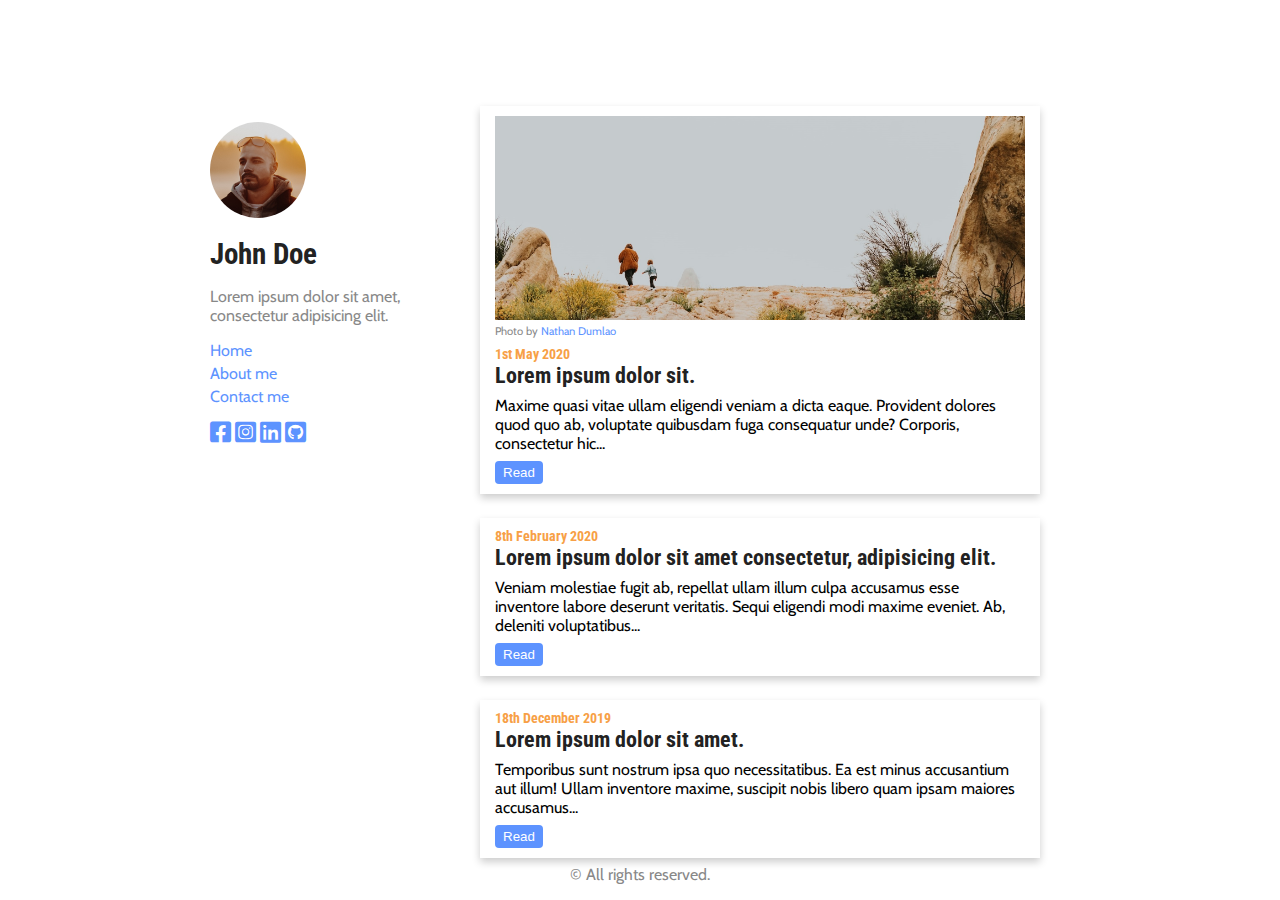
<file: index.html>
<!DOCTYPE html>
<html lang="en">
<head>
    <meta charset="UTF-8">
    <meta name="viewport" content="width=device-width, initial-scale=1.0">
    <title>Personal Blog</title>
    <link rel="stylesheet" href="content/css/style.css">
</head>
<body>
    <section class="sidebar column">
        <div class="avatar column">
            <img src="content/media/image/avatar.jpg"/>
            <h1>John Doe</h1>
            <p>
                Lorem ipsum dolor sit amet, <br/>
                consectetur adipisicing elit.
            </p>
        </div>
        <div class="links column">
            <a href="index.html">Home</a>
            <a href="about.html">About me</a>
            <a href="contact.html"> Contact me</a>
        </div>
        <div class="social">
            <a href="https://www.facebook.com">
                <i class="fab fa-facebook-square"></i>
            </a>
            <a href="https://www.instagram.com">
                <i class="fab fa-instagram-square"></i>
            </a>
            <a href="https://www.linkedin.com">
                <i class="fab fa-linkedin"></i>
            </a>
            <a href="https://www.github.com">
                <i class="fab fa-github-square"></i>
            </a>
        </div>
    </section>
    <section class="blog-posts">
        <div class="bpost">
            <img class="bpost-img" alt="cinematic picture of a woman with a child in the wilderness" src="content/media/image/header.jpg"/>
            <figcaption>
                Photo by 
                <a href="https://unsplash.com/@nate_dumlao">
                    Nathan Dumlao
                </a>
            </figcaption>
            <h3>1st May 2020</h3>
            <h2>Lorem ipsum dolor sit.</h2>
            <p class="bpost-content">
                Maxime quasi vitae ullam eligendi veniam a dicta eaque. 
                Provident dolores quod quo ab, voluptate quibusdam fuga
                consequatur unde? Corporis, consectetur hic...
            </p>
            <button onclick="window.location.href='posts/lorem.html'">Read</button>
        </div>
        <div class="bpost">
            <h3>8th February 2020</h3>
            <h2>Lorem ipsum dolor sit amet consectetur, adipisicing elit.</h2>
            <p class="bpost-content">
                Veniam molestiae fugit ab, repellat ullam illum culpa accusamus esse 
                inventore labore deserunt veritatis. Sequi eligendi modi maxime eveniet. 
                Ab, deleniti voluptatibus...
            </p>
            <button onclick="window.location.href='posts/lorem.html'">Read</button>
        </div>
        <div class="bpost">
            <h3>18th December 2019</h3>
            <h2>Lorem ipsum dolor sit amet.</h2>
            <p class="bpost-content">
                Temporibus sunt nostrum ipsa quo necessitatibus. 
                Ea est minus accusantium aut illum! Ullam inventore maxime, 
                suscipit nobis libero quam ipsam maiores accusamus...
            </p>
            <button onclick="window.location.href='posts/lorem.html'">Read</button>
        </div>
    </section>
</body>
<footer>
    <p>&copy; All rights reserved.</p>
</footer>
</html>
</file>
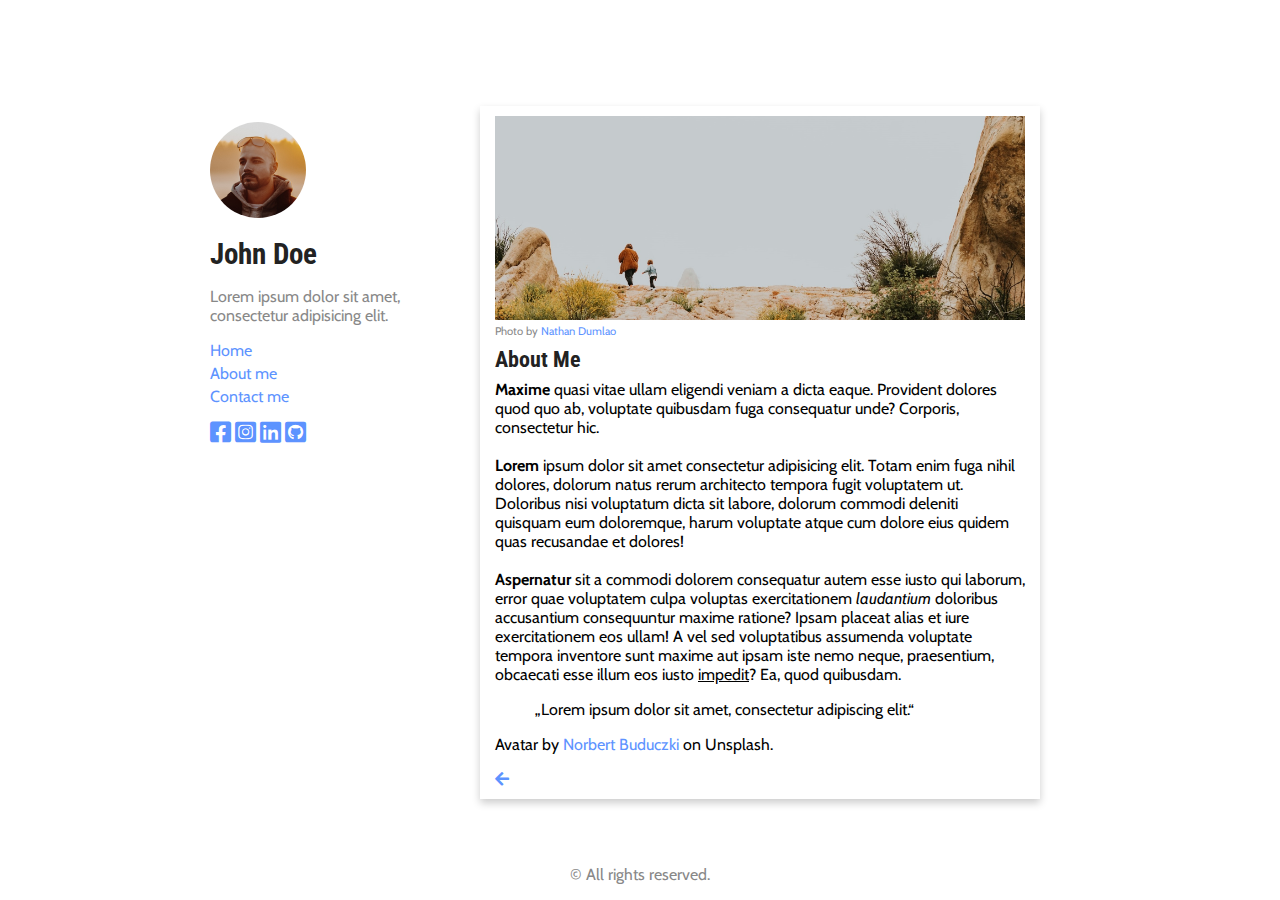
<file: about.html>
<!DOCTYPE html>
<html lang="en">
<head>
    <meta charset="UTF-8">
    <meta name="viewport" content="width=device-width, initial-scale=1.0">
    <title>Personal Blog</title>
    <link rel="stylesheet" href="content/css/style.css">
</head>
<body>
    <section class="sidebar column">
        <div class="avatar column">
            <img src="content/media/image/avatar.jpg"/>
            <h1>John Doe</h1>
            <p>
                Lorem ipsum dolor sit amet,
                <br/>
                consectetur adipisicing elit.
            </p>
        </div>
        <div class="links column">
            <a href="index.html">Home</a>
            <a href="about.html">About me</a>
            <a href="contact.html"> Contact me</a>
        </div>
        <div class="social">
            <a href="https://www.facebook.com">
                <i class="fab fa-facebook-square"></i>
            </a>
            <a href="https://www.instagram.com">
                <i class="fab fa-instagram-square"></i>
            </a>
            <a href="https://www.linkedin.com">
                <i class="fab fa-linkedin"></i>
            </a>
            <a href="https://www.github.com">
                <i class="fab fa-github-square"></i>
            </a>
        </div>
    </section>
    <section class="blog-posts">
        <div class="bpost">
            <img class="bpost-img" alt="cinematic picture of a woman with a child in the wilderness" src="content/media/image/header.jpg"/>
            <figcaption>Photo by <a href="https://unsplash.com/@nate_dumlao">Nathan Dumlao</a></figcaption>
            <h2>About Me</h2>
            <p class="bpost-content">
                <b>Maxime</b> quasi vitae ullam eligendi veniam a dicta eaque.
                Provident dolores quod quo ab, voluptate quibusdam fuga
                consequatur unde? Corporis, consectetur hic.
                <br/>
                <br/>
                <b>Lorem</b> ipsum dolor sit amet consectetur adipisicing elit.
                Totam enim fuga nihil dolores, dolorum natus rerum architecto
                tempora fugit voluptatem ut. Doloribus nisi voluptatum dicta sit labore,
                dolorum commodi deleniti quisquam eum doloremque, harum voluptate atque
                cum dolore eius quidem quas recusandae et dolores!
                <br/>
                <br/>
                <b>Aspernatur</b> sit a 
                commodi dolorem consequatur autem esse iusto qui laborum, error quae
                voluptatem culpa voluptas exercitationem <em>laudantium</em> doloribus
                accusantium consequuntur maxime ratione? Ipsam placeat alias et
                iure exercitationem eos ullam! A vel sed voluptatibus assumenda
                voluptate tempora inventore sunt maxime aut ipsam iste nemo neque,
                praesentium, obcaecati esse illum eos iusto <u>impedit</u>? Ea, quod quibusdam.
                <br/>
                <blockquote cite="https://en.wikipedia.org/wiki/Lorem_ipsum">
                    „Lorem ipsum dolor sit amet, consectetur adipiscing elit.“
                </blockquote>
                Avatar by <a href="https://unsplash.com/@buduczki">Norbert Buduczki</a> on Unsplash.
            </p>
            <a href="index.html">
                <i class="fas fa-arrow-left"></i>
            </a>
        </div>
    </section>
</body>
<footer>
    <p>&copy; All rights reserved.</p>
</footer>
</html>
</file>
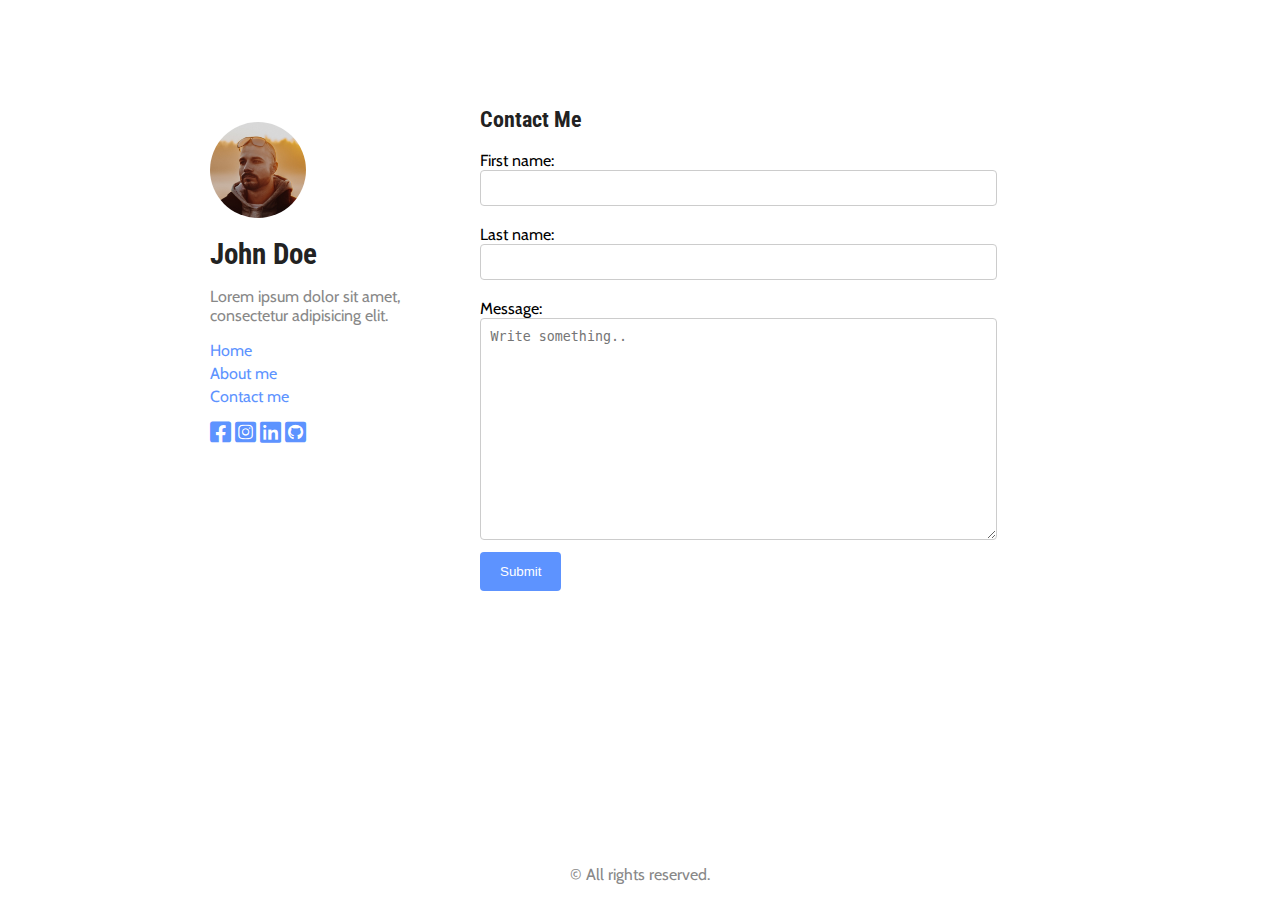
<file: contact.html>
<!DOCTYPE html>
<html lang="en">
<head>
    <meta charset="UTF-8">
    <meta name="viewport" content="width=device-width, initial-scale=1.0">
    <title>Personal Blog</title>
    <link rel="stylesheet" href="content/css/style.css">
</head>
<body>
    <section class="sidebar column">
        <div class="avatar column">
            <img src="content/media/image/avatar.jpg"/>
            <h1>John Doe</h1>
            <p>
                Lorem ipsum dolor sit amet, <br/>
                consectetur adipisicing elit.
            </p>
        </div>
        <div class="links column">
            <a href="index.html">Home</a>
            <a href="about.html">About me</a>
            <a href="contact.html"> Contact me</a>
        </div>
        <div class="social">
            <a href="https://www.facebook.com">
                <i class="fab fa-facebook-square"></i>
            </a>
            <a href="https://www.instagram.com">
                <i class="fab fa-instagram-square"></i>
            </a>
            <a href="https://www.linkedin.com">
                <i class="fab fa-linkedin"></i>
            </a>
            <a href="https://www.github.com">
                <i class="fab fa-github-square"></i>
            </a>
        </div>
    </section>
    <section class="cform-section">
        <div class="cform">
            <h2>Contact Me</h2><br/>
            <form>
                <label for="fname" id="label">First name:</label><br/>
                <input type="text" id="fname" name="fname"><br/><br/>
                <label for="lname" id="label">Last name:</label><br/>
                <input type="text" id="lname" name="lname"><br/><br/>
                <label for="tfield" id="label">Message:</label><br/>
                <textarea id="subject" name="subject" placeholder="Write something.."></textarea><br/>
                <input type="submit" value="Submit">
            </form>
        </div>
    </section>
</body>
<footer>
    <p>&copy; All rights reserved.</p>
</footer>
</html>
</file>
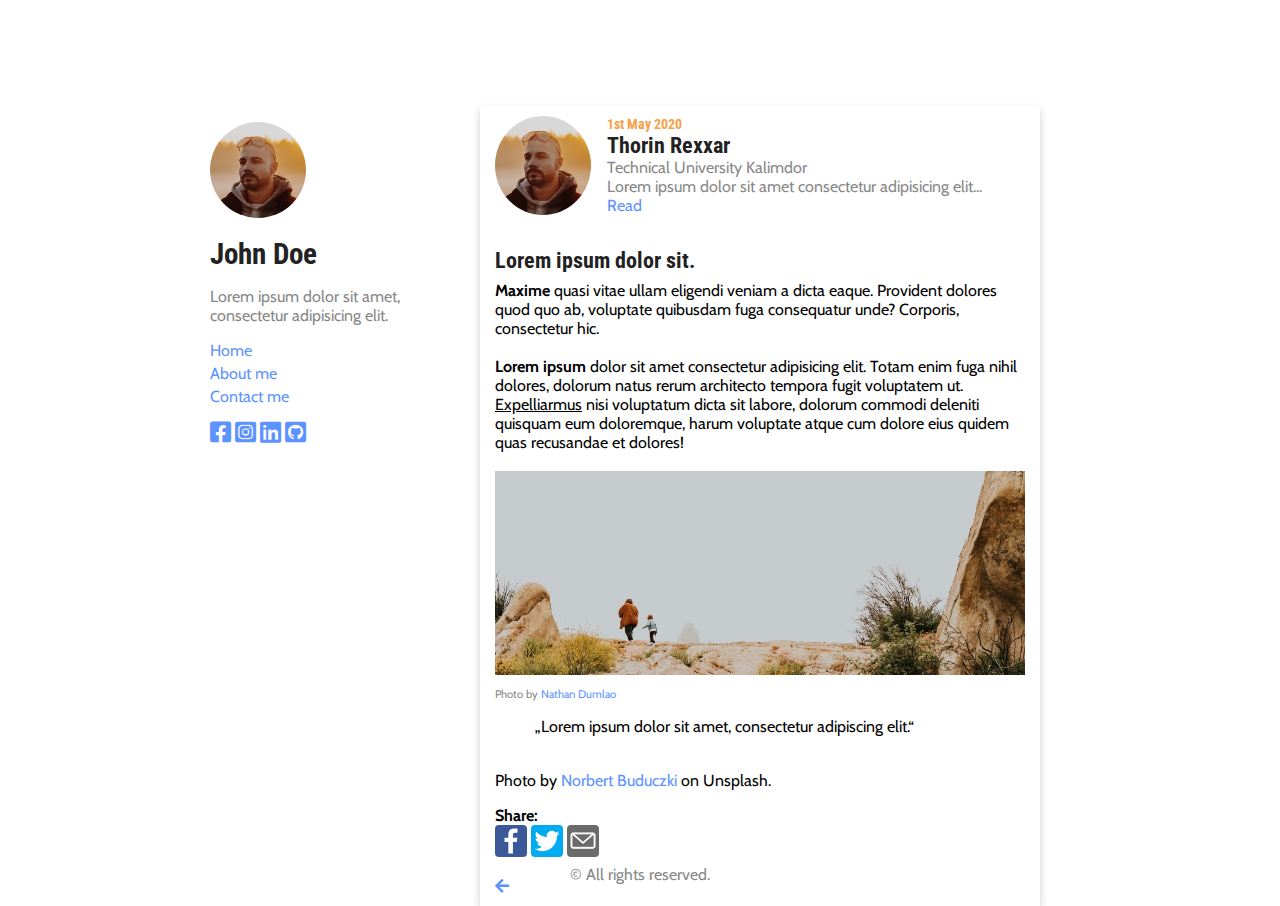
<file: posts/lorem.html>
<!DOCTYPE html>
<html lang="en">
<head>
    <meta charset="UTF-8">
    <meta name="viewport" content="width=device-width, initial-scale=1.0">
    <title>Personal Blog</title>
    <link rel="stylesheet" href="../content/css/style.css">
</head>
<body>
    <section class="sidebar column">
        <div class="avatar column">
            <img src="../content/media/image/avatar.jpg"/>
            <h1>John Doe</h1>
            <p>
                Lorem ipsum dolor sit amet, <br/>
                consectetur adipisicing elit.
            </p>
        </div>
        <div class="links column">
            <a href="../index.html">Home</a>
            <a href="../about.html">About me</a>
            <a href="../contact.html"> Contact me</a>
        </div>
        <div class="social">
            <a href="https://www.facebook.com">
                <i class="fab fa-facebook-square"></i>
            </a>
            <a href="https://www.instagram.com">
                <i class="fab fa-instagram-square"></i>
            </a>
            <a href="https://www.linkedin.com">
                <i class="fab fa-linkedin"></i>
            </a>
            <a href="https://www.github.com">
                <i class="fab fa-github-square"></i>
            </a>
        </div>
    </section>
    <section class="blog-posts">
        <div class="bpost">
            <header class="bpost-info">
                <img src="../content/media/image/avatar.jpg"/>
                <div class="bpost-sideinfo">
                    <h3 class="bpost-date">1st May 2020</h3>
                    <h2 class="bpost-name">Thorin Rexxar</h2>
                    <p class="bpost-edu">Technical University Kalimdor</p>
                    <p class="bpost-bio">
                        Lorem ipsum dolor sit amet consectetur adipisicing elit...
                    </p>
                    <a href="../about.html">Read</a>
                </div>
            </header>
            <h2>Lorem ipsum dolor sit.</h2>
            <p class="bpost-content">
                <b>Maxime</b> quasi vitae ullam eligendi veniam a dicta eaque.
                Provident dolores quod quo ab, voluptate quibusdam fuga
                consequatur unde? Corporis, consectetur hic.
                <br/>
                <br/>
                <b>Lorem ipsum</b> dolor sit amet consectetur adipisicing elit.
                Totam enim fuga nihil dolores, dolorum natus rerum architecto
                tempora fugit voluptatem ut. <u>Expelliarmus</u> nisi voluptatum dicta sit labore,
                dolorum commodi deleniti quisquam eum doloremque, harum voluptate atque
                cum dolore eius quidem quas recusandae et dolores!
                <br/>
                <br/>
                <img class="bpost-img" alt="cinematic picture of a woman with a child in the wilderness" src="../content/media/image/header.jpg"/>
                <figcaption>
                    Photo by 
                    <a href="https://unsplash.com/@nate_dumlao">
                        Nathan Dumlao
                    </a>
                </figcaption>
                <blockquote cite="https://en.wikipedia.org/wiki/Lorem_ipsum">
                    „Lorem ipsum dolor sit amet, consectetur adipiscing elit.“
                </blockquote>
                <br/>
                Photo by <a href="https://unsplash.com/@buduczki">Norbert Buduczki</a> on Unsplash.
            </p>
            <ul class="share-buttons">
                <p><b>Share:</b></p>
                <li>
                    <a href="#" title="Share on Facebook" target="_blank">
                        <img alt="Share on Facebook" src="../content/media/icons/Facebook.svg" />
                    </a>
                </li>
                <li>
                    <a href="#" target="_blank" title="Tweet">
                        <img alt="Tweet" src="../content/media/icons/Twitter.svg" />
                    </a>
                </li>
                <li>
                    <a href="#" target="_blank" title="Send email">
                        <img alt="Send email" src="../content/media/icons/Email.svg" />
                    </a>
                </li>
            </ul>
            <a href="../index.html">
                <i class="fas fa-arrow-left"></i>
            </a>
        </div>
    </section>
</body>
<footer>
    <p>&copy; All rights reserved.</p>
</footer>
</html>
</file>
<file: content/css/style.css>
/* ----------- Stylesheet Import File ----------- */
@import 'variables.css';
@import 'blog.css';
@import 'contact.css';
@import 'blogpost.css';
@import '/content/css/icons/all.css';
</file>
